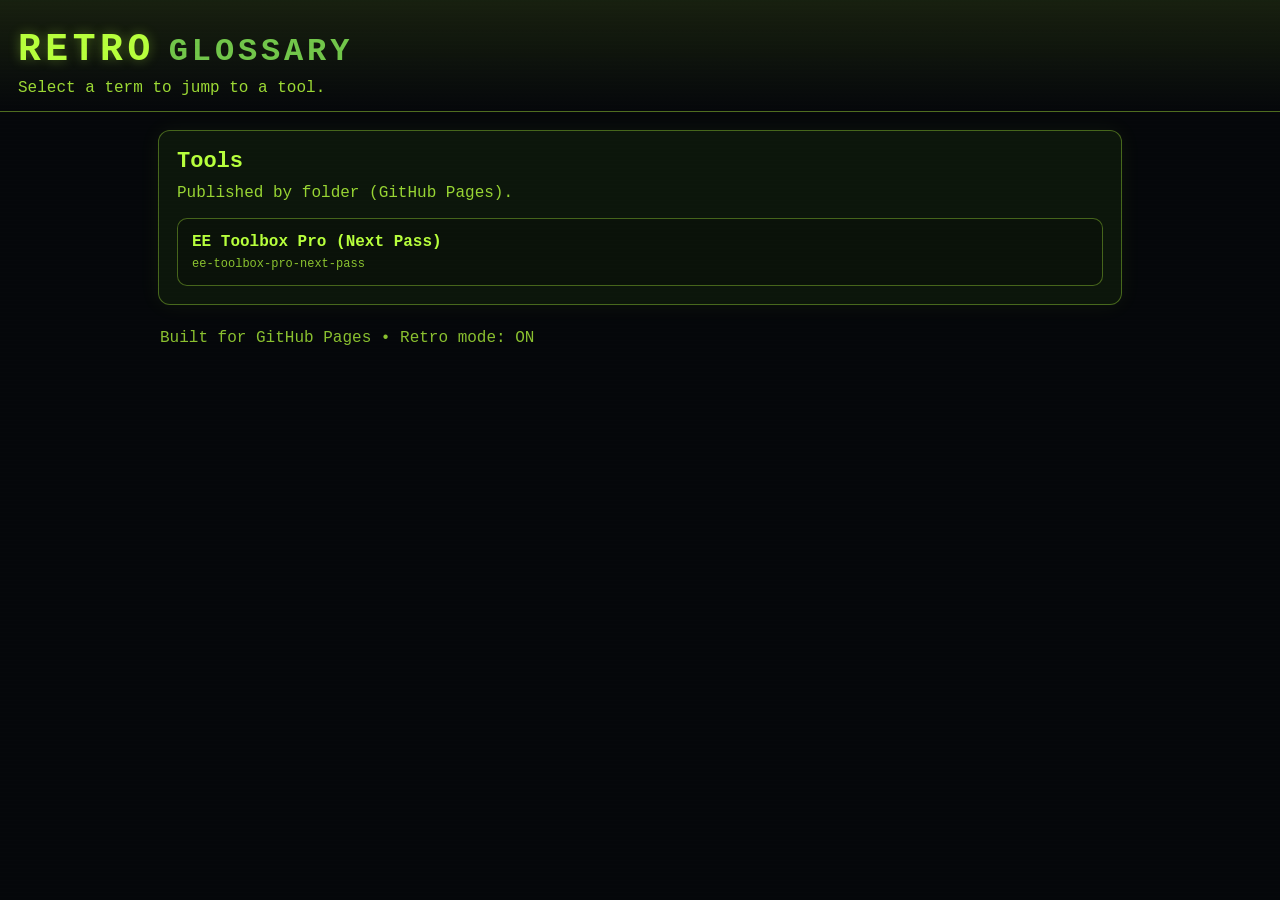
<file: docs/index.html>
<!doctype html>
<html lang="en">
<head>
  <meta charset="utf-8" />
  <meta name="viewport" content="width=device-width, initial-scale=1" />
  <title>Retro Glossary</title>
  <style>
    :root{
      --bg:#05070a;
      --fg:#b7ff3c;
      --muted:#72c64a;
      --panel: rgba(15, 28, 12, .75);
      --border: rgba(183, 255, 60, .35);
      --glow: rgba(183, 255, 60, .35);
      --link:#b7ff3c;
    }
    *{ box-sizing:border-box; }
    body{
      margin:0;
      font-family: ui-monospace, SFMono-Regular, Menlo, Monaco, Consolas, "Liberation Mono", "Courier New", monospace;
      background: var(--bg);
      color: var(--fg);
    }
    .scanlines{
      position:fixed; inset:0; pointer-events:none;
      background: repeating-linear-gradient(
        to bottom,
        rgba(255,255,255,0.05),
        rgba(0,0,0,0.05) 2px,
        rgba(0,0,0,0.00) 4px
      );
      opacity:.35;
      mix-blend-mode: overlay;
    }
    header{
      padding:28px 18px 14px;
      border-bottom:1px solid var(--border);
      background: linear-gradient(180deg, rgba(183,255,60,.10), rgba(183,255,60,0));
    }
    .title{
      display:flex; flex-wrap:wrap; gap:14px; align-items:baseline;
    }
    .brand, .brand2{
      letter-spacing:.12em;
      font-weight:900;
      text-transform:uppercase;
    }
    .brand{
      color: var(--fg);
      text-shadow: 0 0 12px var(--glow);
      font-size: clamp(26px, 4vw, 38px);
    }
    .brand2{
      color: var(--muted);
      font-size: clamp(20px, 3.3vw, 32px);
    }
    .subtitle{
      margin-top:8px;
      color: rgba(183,255,60,.85);
    }
    .wrap{
      max-width:1000px;
      margin:0 auto;
      padding:18px;
    }
    .card{
      background: var(--panel);
      border:1px solid var(--border);
      border-radius:12px;
      padding:18px;
      box-shadow: 0 0 22px rgba(183,255,60,.06);
    }
    .card h2{
      margin:0 0 10px;
      font-size:22px;
    }
    .hint{
      margin:0 0 16px;
      color: rgba(183,255,60,.82);
    }
    .grid{
      display:grid;
      grid-template-columns: repeat(auto-fit, minmax(240px, 1fr));
      gap:12px;
    }
    a.tool{
      display:block;
      padding:14px;
      border:1px solid rgba(183,255,60,.35);
      border-radius:10px;
      text-decoration:none;
      color: var(--link);
      background: rgba(0,0,0,.15);
      transition: transform .08s ease, box-shadow .15s ease, border-color .15s ease;
    }
    a.tool:hover{
      transform: translateY(-2px);
      border-color: rgba(183,255,60,.75);
      box-shadow: 0 0 18px rgba(183,255,60,.18);
    }
    .tool-name{ font-weight:900; margin-bottom:6px; }
    .tool-meta{ color: rgba(183,255,60,.75); font-size:12px; word-break:break-word; }
    footer{
      margin-top:16px;
      padding:8px 2px 0;
      color: rgba(183,255,60,.75);
    }
  </style>
</head>
<body>
  <div class="scanlines"></div>

  <header>
    <div class="title">
      <div class="brand">RETRO</div>
      <div class="brand2">GLOSSARY</div>
    </div>
    <div class="subtitle">Select a term to jump to a tool.</div>
  </header>

  <main class="wrap">
    <section class="card">
      <h2>Tools</h2>
      <p class="hint">Published by folder (GitHub Pages).</p>

      <div class="grid">
        <!-- Tool link(s). Currently detected tool page(s): ee-toolbox-pro-next-pass -->
        <a class="tool" href="./ee-toolbox-pro-next-pass/">
          <div class="tool-name">EE Toolbox Pro (Next Pass)</div>
          <div class="tool-meta">ee-toolbox-pro-next-pass</div>
        </a>
      </div>
    </section>

    <footer>Built for GitHub Pages • Retro mode: ON</footer>
  </main>
</body>
</html>
</file>
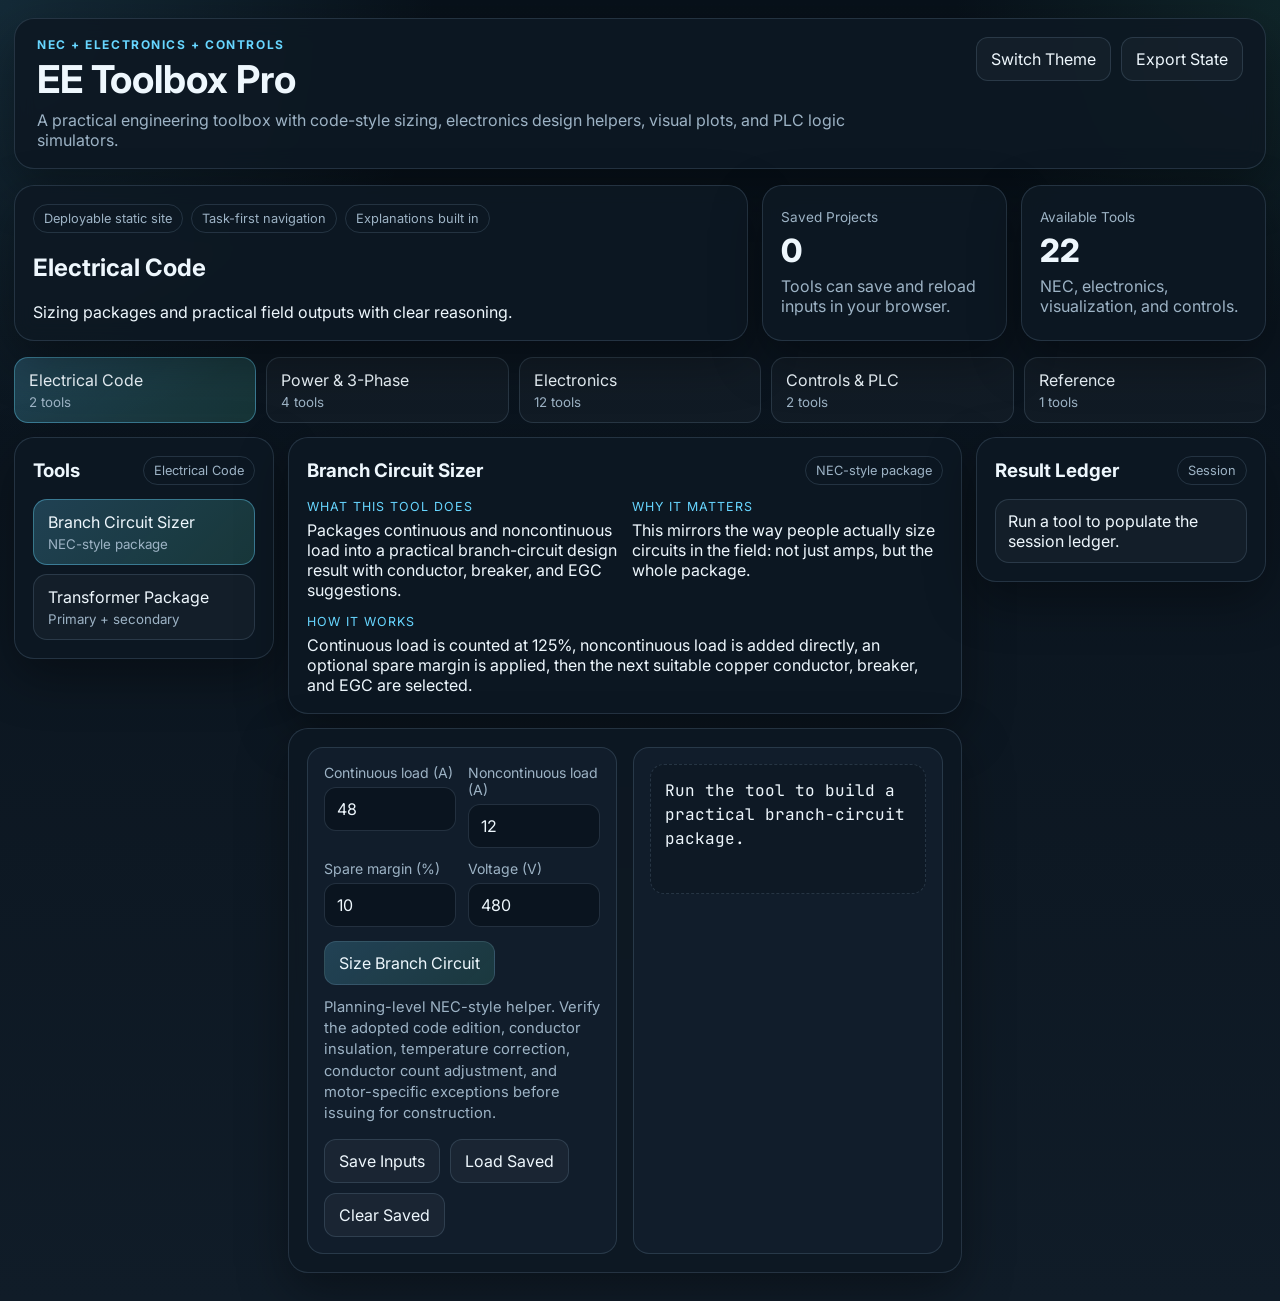
<file: ee-toolbox-pro-next-pass/index.html>
<!DOCTYPE html>
<html lang="en">
<head>
  <meta charset="UTF-8" />
  <meta name="viewport" content="width=device-width, initial-scale=1.0" />
  <title>EE Toolbox Pro</title>
  <meta name="theme-color" content="#09131d" />
  <link rel="preconnect" href="https://fonts.googleapis.com">
  <link rel="preconnect" href="https://fonts.gstatic.com" crossorigin>
  <link href="https://fonts.googleapis.com/css2?family=Inter:wght@400;500;600;700;800&family=JetBrains+Mono:wght@400;600;700&display=swap" rel="stylesheet">
  <link rel="stylesheet" href="./style.css" />
</head>
<body>
  <div class="app-shell">
    <header class="topbar">
      <div>
        <div class="eyebrow">NEC + Electronics + Controls</div>
        <h1>EE Toolbox Pro</h1>
        <p class="lead">A practical engineering toolbox with code-style sizing, electronics design helpers, visual plots, and PLC logic simulators.</p>
      </div>
      <div class="topbar-actions">
        <button id="themeToggle" class="ghost-btn" type="button">Switch Theme</button>
        <button id="exportState" class="ghost-btn" type="button">Export State</button>
      </div>
    </header>

    <section class="hero-grid">
      <article class="hero-card">
        <div class="pill-row">
          <span class="pill">Deployable static site</span>
          <span class="pill">Task-first navigation</span>
          <span class="pill">Explanations built in</span>
        </div>
        <h2 id="sectionTitle">Electrical Code</h2>
        <p id="sectionSubtitle">Sizing packages and practical field outputs with clear reasoning.</p>
      </article>
      <article class="hero-card slim">
        <div class="stat-label">Saved Projects</div>
        <div id="savedCount" class="stat-value">0</div>
        <div class="muted">Tools can save and reload inputs in your browser.</div>
      </article>
      <article class="hero-card slim">
        <div class="stat-label">Available Tools</div>
        <div id="toolCount" class="stat-value">0</div>
        <div class="muted">NEC, electronics, visualization, and controls.</div>
      </article>
    </section>

    <nav id="sectionNav" class="section-nav" aria-label="Sections"></nav>

    <main class="workspace-grid">
      <aside class="sidebar card">
        <div class="card-head">
          <h3>Tools</h3>
          <span id="toolFamilyTag" class="tag">Electrical Code</span>
        </div>
        <div id="toolNav" class="tool-nav"></div>
      </aside>

      <section class="main-stage">
        <article class="card intro-card">
          <div class="card-head">
            <h3 id="toolTitle">Branch Circuit Sizer</h3>
            <span id="toolBadge" class="tag">Explainer included</span>
          </div>
          <div class="explain-grid">
            <div>
              <div class="explain-label">What this tool does</div>
              <p id="toolWhat"></p>
            </div>
            <div>
              <div class="explain-label">Why it matters</div>
              <p id="toolWhy"></p>
            </div>
            <div class="full-span">
              <div class="explain-label">How it works</div>
              <p id="toolHow"></p>
            </div>
          </div>
        </article>

        <article class="card">
          <div id="toolMount"></div>
        </article>
      </section>

      <aside class="report-rail card">
        <div class="card-head">
          <h3>Result Ledger</h3>
          <span class="tag">Session</span>
        </div>
        <div id="reportList" class="report-list"></div>
      </aside>
    </main>
  </div>

  <template id="twoColTemplate">
    <div class="tool-grid">
      <div class="input-card"></div>
      <div class="output-card"></div>
    </div>
  </template>

  <script src="./app.js"></script>
</body>
</html>
</file>
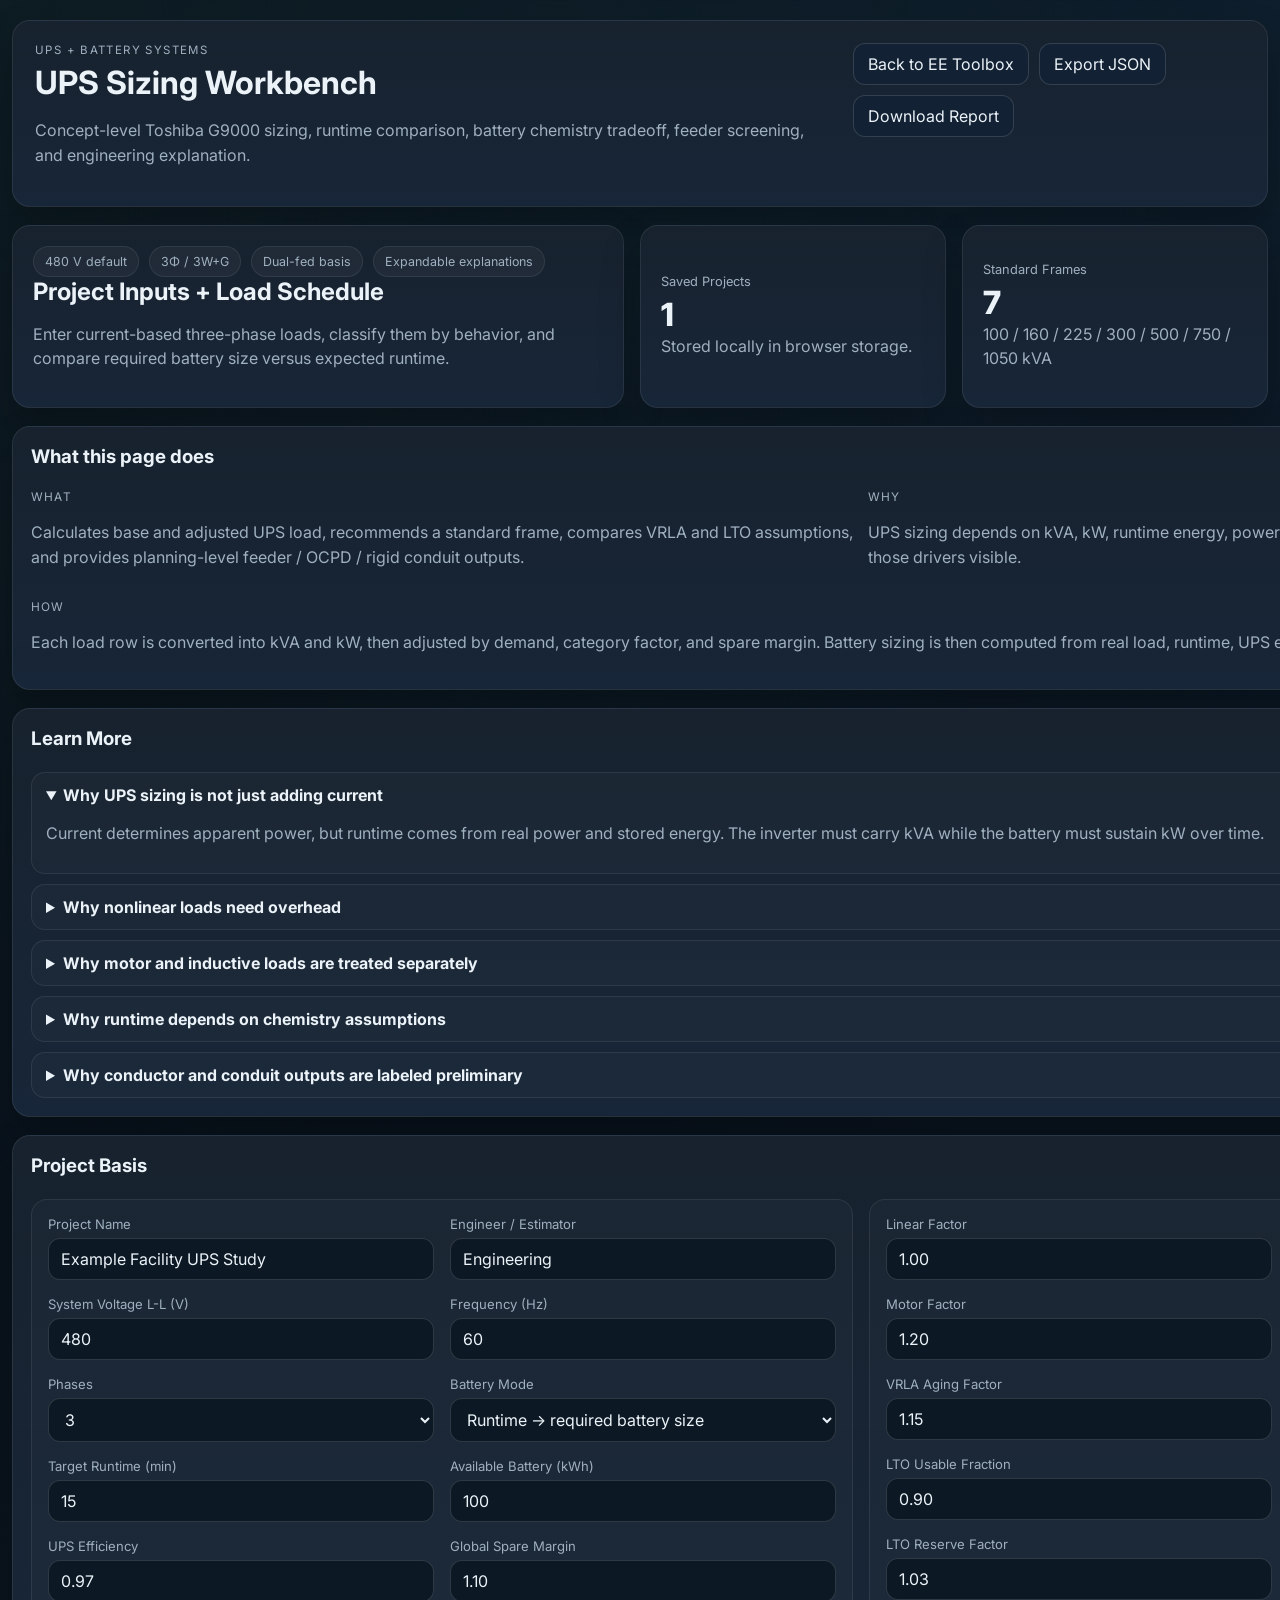
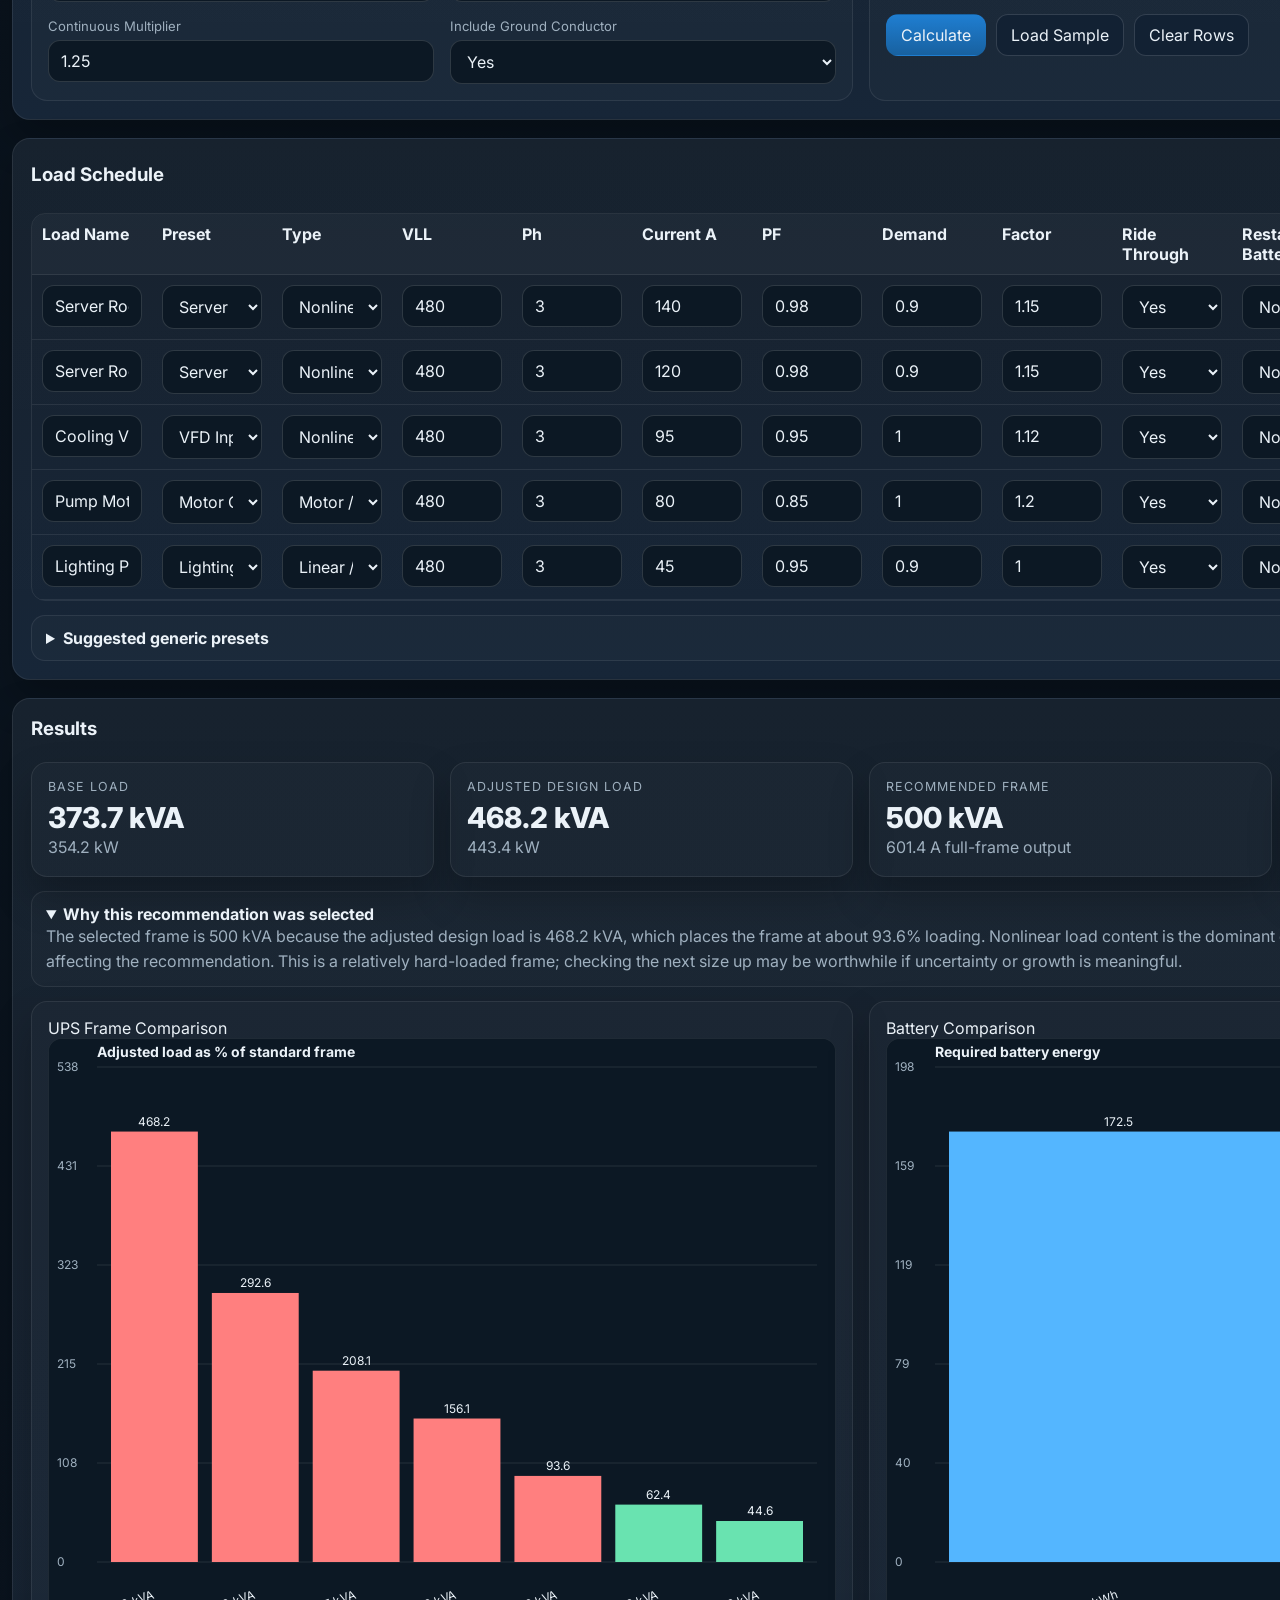
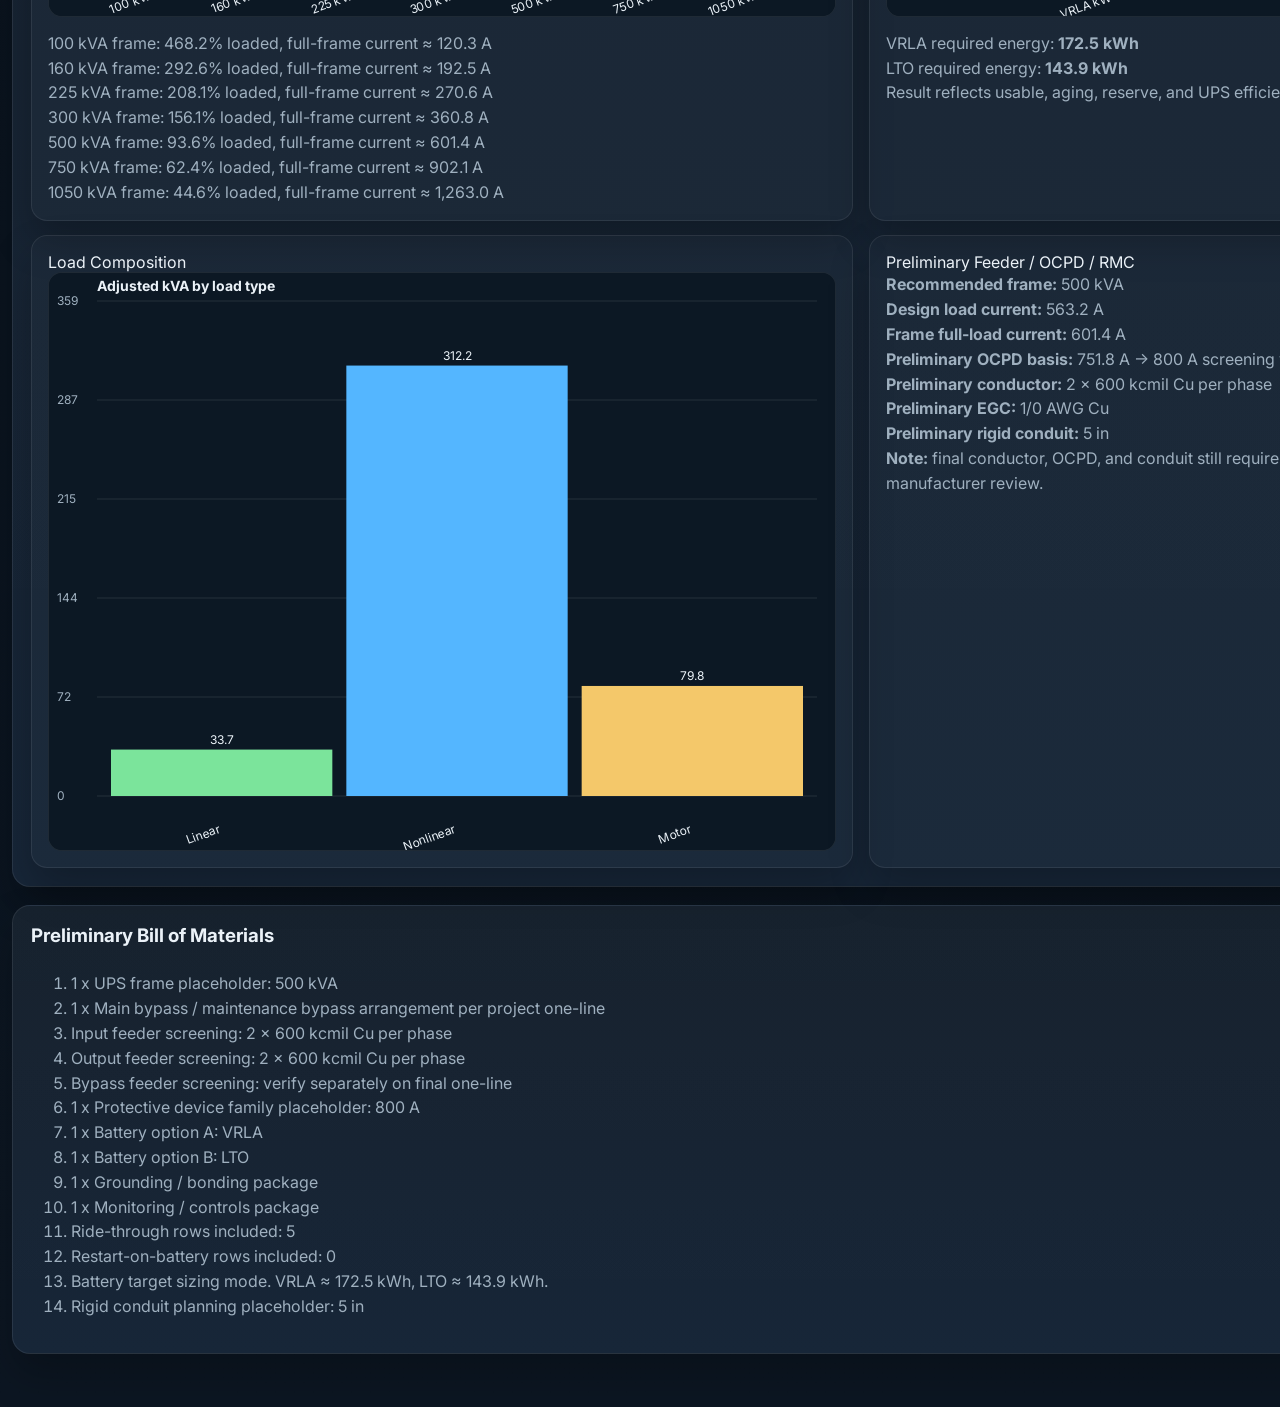
<file: ups-sizing.html>
<!DOCTYPE html>
<html lang="en">
<head>
  <meta charset="UTF-8" />
  <meta name="viewport" content="width=device-width, initial-scale=1.0" />
  <title>UPS Sizing Workbench</title>
  <meta name="theme-color" content="#09131d" />
  <link rel="preconnect" href="https://fonts.googleapis.com">
  <link rel="preconnect" href="https://fonts.gstatic.com" crossorigin>
  <link href="https://fonts.googleapis.com/css2?family=Inter:wght@400;500;600;700;800&family=JetBrains+Mono:wght@400;600;700&display=swap" rel="stylesheet">
  <link rel="stylesheet" href="./ups-sizing.css" />
</head>
<body>
  <div class="app-shell">
    <header class="topbar">
      <div>
        <div class="eyebrow">UPS + Battery Systems</div>
        <h1>UPS Sizing Workbench</h1>
        <p class="lead">
          Concept-level Toshiba G9000 sizing, runtime comparison, battery chemistry tradeoff, feeder screening, and engineering explanation.
        </p>
      </div>
      <div class="topbar-actions">
        <a class="ghost-btn" href="./index.html">Back to EE Toolbox</a>
        <button id="exportJsonBtn" class="ghost-btn" type="button">Export JSON</button>
        <button id="downloadReportBtn" class="ghost-btn" type="button">Download Report</button>
      </div>
    </header>

    <section class="hero-grid">
      <article class="hero-card">
        <div class="pill-row">
          <span class="pill">480 V default</span>
          <span class="pill">3Φ / 3W+G</span>
          <span class="pill">Dual-fed basis</span>
          <span class="pill">Expandable explanations</span>
        </div>
        <h2>Project Inputs + Load Schedule</h2>
        <p class="muted">
          Enter current-based three-phase loads, classify them by behavior, and compare required battery size versus expected runtime.
        </p>
      </article>
      <article class="hero-card slim">
        <div class="stat-label">Saved Projects</div>
        <div id="savedCount" class="stat-value">0</div>
        <div class="muted">Stored locally in browser storage.</div>
      </article>
      <article class="hero-card slim">
        <div class="stat-label">Standard Frames</div>
        <div class="stat-value">7</div>
        <div class="muted">100 / 160 / 225 / 300 / 500 / 750 / 1050 kVA</div>
      </article>
    </section>

    <main class="workspace-grid single-page-grid">
      <section class="main-stage full-width">

        <article class="card intro-card">
          <div class="card-head">
            <h3>What this page does</h3>
            <span class="tag">Explainer included</span>
          </div>
          <div class="explain-grid">
            <div>
              <div class="explain-label">What</div>
              <p>Calculates base and adjusted UPS load, recommends a standard frame, compares VRLA and LTO assumptions, and provides planning-level feeder / OCPD / rigid conduit outputs.</p>
            </div>
            <div>
              <div class="explain-label">Why</div>
              <p>UPS sizing depends on kVA, kW, runtime energy, power factor, load behavior, and margin. This page keeps those drivers visible.</p>
            </div>
            <div class="full-span">
              <div class="explain-label">How</div>
              <p>Each load row is converted into kVA and kW, then adjusted by demand, category factor, and spare margin. Battery sizing is then computed from real load, runtime, UPS efficiency, and chemistry assumptions.</p>
            </div>
          </div>
        </article>

        <article class="card">
          <div class="section-head">
            <h3>Learn More</h3>
            <span class="tag">Expandable engineering context</span>
          </div>

          <details class="microcopy" open>
            <summary>Why UPS sizing is not just adding current</summary>
            <p>
              Current determines apparent power, but runtime comes from real power and stored energy. The inverter must carry kVA while the battery must sustain kW over time.
            </p>
          </details>

          <details class="microcopy">
            <summary>Why nonlinear loads need overhead</summary>
            <p>
              Electronic and rectifier-style loads can stress the UPS differently than smooth linear loads. The nonlinear factor is an engineering margin to reflect that behavior.
            </p>
          </details>

          <details class="microcopy">
            <summary>Why motor and inductive loads are treated separately</summary>
            <p>
              Inductive loads can bring reactive behavior, dynamic voltage sensitivity, and restart concerns. Even with steady-state current input, concept sizing often needs additional margin.
            </p>
          </details>

          <details class="microcopy">
            <summary>Why runtime depends on chemistry assumptions</summary>
            <p>
              Nominal battery energy is not the same as usable delivered energy. Usable fraction, aging allowance, reserve margin, and UPS efficiency all affect installed battery size.
            </p>
          </details>

          <details class="microcopy">
            <summary>Why conductor and conduit outputs are labeled preliminary</summary>
            <p>
              Final feeder sizing depends on the adopted code edition, ambient, conductor type, adjustment factors, terminations, grounding details, fault current, and manufacturer instructions. This page is for concept design and planning.
            </p>
          </details>
        </article>

        <article class="card">
          <div class="section-head">
            <h3>Project Basis</h3>
          </div>
          <div class="tool-grid">
            <div class="input-card">
              <div class="input-grid">
                <div class="field">
                  <label for="projectName">Project Name</label>
                  <input id="projectName" type="text" value="Example Facility UPS Study">
                </div>
                <div class="field">
                  <label for="engineerName">Engineer / Estimator</label>
                  <input id="engineerName" type="text" value="Engineering">
                </div>
                <div class="field">
                  <label for="systemVoltage">System Voltage L-L (V)</label>
                  <input id="systemVoltage" type="number" value="480">
                </div>
                <div class="field">
                  <label for="systemFreq">Frequency (Hz)</label>
                  <input id="systemFreq" type="number" value="60">
                </div>
                <div class="field">
                  <label for="systemPhases">Phases</label>
                  <select id="systemPhases">
                    <option value="3" selected>3</option>
                  </select>
                </div>
                <div class="field">
                  <label for="batteryMode">Battery Mode</label>
                  <select id="batteryMode">
                    <option value="runtimeToBattery" selected>Runtime → required battery size</option>
                    <option value="batteryToRuntime">Battery size → expected runtime</option>
                  </select>
                </div>
                <div class="field">
                  <label for="targetRuntimeMin">Target Runtime (min)</label>
                  <input id="targetRuntimeMin" type="number" value="15">
                </div>
                <div class="field">
                  <label for="availableBatteryKwh">Available Battery (kWh)</label>
                  <input id="availableBatteryKwh" type="number" value="100">
                </div>
                <div class="field">
                  <label for="upsEff">UPS Efficiency</label>
                  <input id="upsEff" type="number" step="0.001" value="0.97">
                </div>
                <div class="field">
                  <label for="spareFactor">Global Spare Margin</label>
                  <input id="spareFactor" type="number" step="0.01" value="1.10">
                </div>
                <div class="field">
                  <label for="continuousFactor">Continuous Multiplier</label>
                  <input id="continuousFactor" type="number" step="0.01" value="1.25">
                </div>
                <div class="field">
                  <label for="includeGround">Include Ground Conductor</label>
                  <select id="includeGround">
                    <option selected>Yes</option>
                    <option>No</option>
                  </select>
                </div>
              </div>
            </div>

            <div class="output-card">
              <div class="input-grid">
                <div class="field">
                  <label for="factorLinear">Linear Factor</label>
                  <input id="factorLinear" type="number" step="0.01" value="1.00">
                </div>
                <div class="field">
                  <label for="factorNonlinear">Nonlinear Factor</label>
                  <input id="factorNonlinear" type="number" step="0.01" value="1.15">
                </div>
                <div class="field">
                  <label for="factorMotor">Motor Factor</label>
                  <input id="factorMotor" type="number" step="0.01" value="1.20">
                </div>

                <div class="field">
                  <label for="vrlaUsable">VRLA Usable Fraction</label>
                  <input id="vrlaUsable" type="number" step="0.01" value="0.80">
                </div>
                <div class="field">
                  <label for="vrlaAging">VRLA Aging Factor</label>
                  <input id="vrlaAging" type="number" step="0.01" value="1.15">
                </div>
                <div class="field">
                  <label for="vrlaReserve">VRLA Reserve Factor</label>
                  <input id="vrlaReserve" type="number" step="0.01" value="1.05">
                </div>

                <div class="field">
                  <label for="ltoUsable">LTO Usable Fraction</label>
                  <input id="ltoUsable" type="number" step="0.01" value="0.90">
                </div>
                <div class="field">
                  <label for="ltoAging">LTO Aging Factor</label>
                  <input id="ltoAging" type="number" step="0.01" value="1.10">
                </div>
                <div class="field">
                  <label for="ltoReserve">LTO Reserve Factor</label>
                  <input id="ltoReserve" type="number" step="0.01" value="1.03">
                </div>
              </div>

              <div class="action-row top-gap">
                <button class="primary-btn" id="calcBtn" type="button">Calculate</button>
                <button class="ghost-btn" id="sampleBtn" type="button">Load Sample</button>
                <button class="ghost-btn" id="clearBtn" type="button">Clear Rows</button>
              </div>
            </div>
          </div>
        </article>

        <article class="card">
          <div class="section-head">
            <h3>Load Schedule</h3>
            <div class="action-row compact-actions">
              <button class="ghost-btn" id="addRowBtn" type="button">Add Row</button>
            </div>
          </div>

          <div class="table-wrap">
            <table class="data-table" id="loadTable">
              <thead>
                <tr>
                  <th>Load Name</th>
                  <th>Preset</th>
                  <th>Type</th>
                  <th>VLL</th>
                  <th>Ph</th>
                  <th>Current A</th>
                  <th>PF</th>
                  <th>Demand</th>
                  <th>Factor</th>
                  <th>Ride Through</th>
                  <th>Restart on Battery</th>
                  <th>Run Length ft</th>
                  <th>Notes</th>
                  <th>Action</th>
                </tr>
              </thead>
              <tbody id="loadBody"></tbody>
            </table>
          </div>

          <details class="microcopy top-gap">
            <summary>Suggested generic presets</summary>
            <p><strong>IT Rack / PDU:</strong> PF 0.98, nonlinear, factor 1.15</p>
            <p><strong>Server Room Panel:</strong> PF 0.98, nonlinear, demand 0.90, factor 1.15</p>
            <p><strong>VFD Input:</strong> PF 0.95, nonlinear, factor 1.12</p>
            <p><strong>Motor Group:</strong> PF 0.85, motor, factor 1.20</p>
            <p><strong>General Panel:</strong> PF 0.92, linear, demand 0.85, factor 1.10</p>
            <p><strong>Lighting Panel:</strong> PF 0.95, linear, demand 0.90, factor 1.00</p>
          </details>
        </article>

        <article class="card">
          <div class="section-head">
            <h3>Results</h3>
          </div>

          <div class="metric-ribbon">
            <div class="metric-card">
              <div class="metric-label">Base Load</div>
              <div class="metric-value" id="kpiBase">0.0 kVA</div>
              <div class="metric-note" id="kpiBaseKw">0.0 kW</div>
            </div>
            <div class="metric-card">
              <div class="metric-label">Adjusted Design Load</div>
              <div class="metric-value" id="kpiDesign">0.0 kVA</div>
              <div class="metric-note" id="kpiDesignKw">0.0 kW</div>
            </div>
            <div class="metric-card">
              <div class="metric-label">Recommended Frame</div>
              <div class="metric-value" id="kpiUps">—</div>
              <div class="metric-note" id="kpiUpsAmps">—</div>
            </div>
            <div class="metric-card">
              <div class="metric-label">Battery Result</div>
              <div class="metric-value" id="kpiBattery">—</div>
              <div class="metric-note" id="kpiBatterySub">—</div>
            </div>
          </div>

          <details class="microcopy top-gap" open>
            <summary>Why this recommendation was selected</summary>
            <div id="decisionNarrative" class="detail-copy">Run the calculation to populate the decision narrative.</div>
          </details>

          <div class="chart-summary top-gap">
            <div class="subpanel">
              <div class="subpanel-title">UPS Frame Comparison</div>
              <canvas id="upsChart" height="220"></canvas>
              <div id="frameTable" class="helper-copy top-gap"></div>
            </div>
            <div class="subpanel">
              <div class="subpanel-title">Battery Comparison</div>
              <canvas id="batteryChart" height="220"></canvas>
              <div id="batterySummary" class="helper-copy top-gap"></div>
            </div>
          </div>

          <div class="chart-summary top-gap">
            <div class="subpanel">
              <div class="subpanel-title">Load Composition</div>
              <canvas id="loadChart" height="220"></canvas>
            </div>
            <div class="subpanel">
              <div class="subpanel-title">Preliminary Feeder / OCPD / RMC</div>
              <div id="feederSummary" class="helper-copy">Run the calculation to populate feeder screening.</div>
            </div>
          </div>
        </article>

        <article class="card">
          <div class="section-head">
            <h3>Preliminary Bill of Materials</h3>
          </div>
          <div id="bomOutput" class="helper-copy">Run the calculation to generate the preliminary BOM.</div>
        </article>
      </section>
    </main>
  </div>

  <script src="./ups-sizing.js"></script>
</body>
</html>
</file>
<file: ee-toolbox-pro-next-pass/style.css>
:root {
  --bg: #08111a;
  --bg2: #101c28;
  --panel: rgba(14, 24, 35, 0.92);
  --panel-2: rgba(19, 31, 45, 0.92);
  --line: rgba(163, 201, 226, 0.16);
  --text: #eef7fd;
  --muted: #9db3c5;
  --accent: #67d6ff;
  --accent-2: #5ef1c3;
  --warn: #ffd36e;
  --danger: #ff8d8d;
  --shadow: 0 18px 50px rgba(0,0,0,.35);
  --radius: 20px;
  --mono: "JetBrains Mono", monospace;
  --sans: "Inter", system-ui, sans-serif;
}

body[data-theme="retro"] {
  --bg: #18112d;
  --bg2: #231943;
  --panel: rgba(29, 24, 54, 0.93);
  --panel-2: rgba(39, 32, 73, 0.93);
  --line: rgba(255, 124, 223, 0.18);
  --text: #f8f1ff;
  --muted: #c7b8e1;
  --accent: #60f6d8;
  --accent-2: #ff79d2;
  --warn: #ffe07b;
  --danger: #ff9aad;
}

* { box-sizing: border-box; }
html, body { margin: 0; padding: 0; }
body {
  min-height: 100vh;
  font-family: var(--sans);
  color: var(--text);
  background:
    radial-gradient(circle at top left, rgba(103,214,255,.13), transparent 24%),
    radial-gradient(circle at top right, rgba(94,241,195,.09), transparent 18%),
    linear-gradient(180deg, var(--bg), var(--bg2));
}
button, input, select, textarea { font: inherit; }
input, select, textarea {
  width: 100%;
  padding: 11px 12px;
  border-radius: 12px;
  border: 1px solid var(--line);
  background: rgba(7, 14, 22, 0.55);
  color: var(--text);
}
label { display: block; font-size: .88rem; color: var(--muted); margin-bottom: 6px; }
p { margin: 0; }
svg { max-width: 100%; }

.app-shell { width: min(1500px, calc(100% - 28px)); margin: 18px auto 28px; }
.topbar, .card, .hero-card {
  backdrop-filter: blur(10px);
  background: var(--panel);
  border: 1px solid var(--line);
  border-radius: var(--radius);
  box-shadow: var(--shadow);
}
.topbar {
  padding: 18px 22px;
  display: flex;
  justify-content: space-between;
  gap: 18px;
  align-items: start;
}
.eyebrow { color: var(--accent); text-transform: uppercase; letter-spacing: .13em; font-size: .75rem; margin-bottom: 4px; font-weight: 700; }
h1 { margin: 0; font-size: clamp(1.9rem, 3vw, 2.8rem); }
.lead { margin-top: 8px; color: var(--muted); max-width: 820px; }
.topbar-actions { display: flex; gap: 10px; flex-wrap: wrap; }
.ghost-btn, .primary-btn, .secondary-btn {
  border: 1px solid var(--line);
  color: var(--text);
  border-radius: 12px;
  padding: 11px 14px;
  cursor: pointer;
}
.ghost-btn { background: rgba(255,255,255,.03); }
.primary-btn { background: linear-gradient(135deg, rgba(103,214,255,.20), rgba(94,241,195,.13)); }
.secondary-btn { background: rgba(255,255,255,.04); }

.hero-grid {
  display: grid;
  grid-template-columns: 1.8fr .6fr .6fr;
  gap: 14px;
  margin: 16px 0;
}
.hero-card { padding: 18px; }
.hero-card.slim { display: grid; align-content: center; min-height: 145px; }
.pill-row { display: flex; gap: 8px; flex-wrap: wrap; margin-bottom: 10px; }
.pill, .tag {
  display: inline-flex;
  align-items: center;
  padding: 6px 10px;
  border-radius: 999px;
  border: 1px solid var(--line);
  color: var(--muted);
  font-size: .8rem;
}
.stat-label { color: var(--muted); font-size: .85rem; }
.stat-value { font-size: 2rem; font-weight: 800; margin: 6px 0; }
.muted { color: var(--muted); }

.section-nav {
  display: grid;
  grid-template-columns: repeat(5, minmax(0, 1fr));
  gap: 10px;
  margin-bottom: 14px;
}
.section-btn, .tool-btn {
  width: 100%;
  text-align: left;
  border: 1px solid var(--line);
  border-radius: 14px;
  padding: 12px 14px;
  background: rgba(255,255,255,.03);
  color: var(--text);
  cursor: pointer;
}
.section-btn.active, .tool-btn.active {
  background: linear-gradient(135deg, rgba(103,214,255,.22), rgba(94,241,195,.15));
  border-color: rgba(103,214,255,.4);
}
.section-btn small, .tool-btn small { color: var(--muted); display: block; margin-top: 4px; }

.workspace-grid {
  display: grid;
  grid-template-columns: 260px minmax(0, 1fr) 290px;
  gap: 14px;
  align-items: start;
}
.card { padding: 18px; }
.card-head {
  display: flex;
  justify-content: space-between;
  gap: 10px;
  align-items: center;
  margin-bottom: 14px;
}
.card-head h3 { margin: 0; }
.tool-nav { display: grid; gap: 9px; }
.report-list { display: grid; gap: 10px; }
.report-item {
  border: 1px solid var(--line);
  border-radius: 14px;
  padding: 11px 12px;
  background: rgba(255,255,255,.03);
}
.report-item strong { display: block; margin-bottom: 5px; }
.explain-grid {
  display: grid;
  grid-template-columns: repeat(2, minmax(0, 1fr));
  gap: 14px;
}
.full-span { grid-column: 1 / -1; }
.explain-label { color: var(--accent); font-size: .78rem; text-transform: uppercase; letter-spacing: .08em; margin-bottom: 6px; }
.intro-card { margin-bottom: 14px; }

.tool-grid {
  display: grid;
  grid-template-columns: 1fr 1fr;
  gap: 16px;
}
.input-card, .output-card, .subcard {
  border: 1px solid var(--line);
  border-radius: 16px;
  padding: 16px;
  background: var(--panel-2);
}
.input-grid {
  display: grid;
  grid-template-columns: repeat(2, minmax(0, 1fr));
  gap: 12px;
}
.input-grid.cols-3 { grid-template-columns: repeat(3, minmax(0,1fr)); }
.input-grid.cols-4 { grid-template-columns: repeat(4, minmax(0,1fr)); }
.field-span-2 { grid-column: span 2; }
.field-span-3 { grid-column: span 3; }
.actions { display: flex; gap: 10px; margin-top: 14px; flex-wrap: wrap; }
.result-box {
  min-height: 130px;
  border: 1px dashed var(--line);
  border-radius: 14px;
  padding: 14px;
  background: rgba(0,0,0,.13);
  font-family: var(--mono);
  white-space: pre-wrap;
  line-height: 1.5;
}
.note {
  margin-top: 12px;
  color: var(--muted);
  font-size: .92rem;
  line-height: 1.45;
}
.canvas-wrap, .chart-wrap {
  margin-top: 14px;
  border: 1px solid var(--line);
  border-radius: 14px;
  background: rgba(0,0,0,.18);
  padding: 12px;
}
.mono { font-family: var(--mono); }
.tableish { width: 100%; border-collapse: collapse; }
.tableish th, .tableish td { padding: 8px 10px; border-bottom: 1px solid var(--line); text-align: left; }
.tableish th { color: var(--muted); font-size: .82rem; }
.kpi-row { display: grid; grid-template-columns: repeat(3, 1fr); gap: 10px; margin-top: 12px; }
.kpi {
  border: 1px solid var(--line);
  border-radius: 12px;
  padding: 10px;
  background: rgba(255,255,255,.03);
}
.kpi .label { color: var(--muted); font-size: .82rem; }
.kpi .value { font-size: 1.1rem; font-weight: 700; margin-top: 4px; }
.flex-row { display: flex; gap: 10px; flex-wrap: wrap; }
.toggle-chip {
  padding: 8px 11px;
  border-radius: 999px;
  border: 1px solid var(--line);
  background: rgba(255,255,255,.03);
  cursor: pointer;
}
.toggle-chip.active { background: rgba(103,214,255,.16); border-color: rgba(103,214,255,.4); }
.logic-grid { display: grid; grid-template-columns: 1.1fr .9fr; gap: 14px; }
.ladder-toolbar { display: flex; gap: 8px; flex-wrap: wrap; margin-bottom: 12px; }
.rung-row {
  display: grid;
  grid-template-columns: 110px repeat(6, 1fr) 120px;
  gap: 8px;
  align-items: center;
  margin-bottom: 8px;
}
.rung-cell, .rung-label {
  border: 1px solid var(--line);
  border-radius: 10px;
  min-height: 48px;
  display: flex;
  align-items: center;
  justify-content: center;
  padding: 6px;
  background: rgba(255,255,255,.03);
}
.rung-cell.active { outline: 2px solid rgba(103,214,255,.55); }
.rung-label { justify-content: flex-start; }
.select-inline { width: auto; min-width: 140px; }
.footer-note { margin-top: 8px; color: var(--muted); font-size: .83rem; }

@media (max-width: 1200px) {
  .workspace-grid { grid-template-columns: 1fr; }
  .hero-grid { grid-template-columns: 1fr; }
}
@media (max-width: 800px) {
  .section-nav { grid-template-columns: repeat(2, 1fr); }
  .tool-grid, .logic-grid, .explain-grid, .input-grid, .input-grid.cols-3, .input-grid.cols-4 { grid-template-columns: 1fr; }
  .rung-row { grid-template-columns: 1fr 1fr; }
}
</file>
<file: ups-sizing.css>
:root {
  --bg: #09131d;
  --panel: #101b27;
  --panel-2: #122234;
  --line: rgba(255,255,255,0.08);
  --line-strong: rgba(255,255,255,0.14);
  --text: #ebf2f8;
  --muted: #9fb0bf;
  --accent: #54b6ff;
  --accent-2: #69e3b0;
  --warn: #f4c86a;
  --danger: #ff7f7f;
  --good: #7be49b;
  --shadow: 0 20px 40px rgba(0,0,0,0.24);
  --radius: 18px;
}

* { box-sizing: border-box; }

body {
  margin: 0;
  background:
    radial-gradient(circle at top right, rgba(84,182,255,0.08), transparent 28%),
    radial-gradient(circle at top left, rgba(105,227,176,0.05), transparent 26%),
    linear-gradient(180deg, #08111a, #0c1622);
  color: var(--text);
  font-family: "Inter", sans-serif;
}

.app-shell {
  width: min(1400px, calc(100% - 24px));
  margin: 20px auto 36px;
}

.topbar,
.card,
.hero-card,
.metric-card,
.subpanel {
  background:
    linear-gradient(180deg, rgba(255,255,255,0.03), rgba(255,255,255,0.02)),
    linear-gradient(180deg, var(--panel), var(--panel-2));
  border: 1px solid var(--line);
  border-radius: var(--radius);
  box-shadow: var(--shadow);
}

.topbar {
  padding: 22px;
  display: flex;
  justify-content: space-between;
  gap: 18px;
  align-items: flex-start;
}

.eyebrow {
  color: var(--muted);
  text-transform: uppercase;
  letter-spacing: 0.12em;
  font-size: 0.72rem;
  margin-bottom: 6px;
}

h1, h2, h3 {
  margin: 0 0 8px;
}

.lead, .muted, .helper-copy, .detail-copy, .metric-note, p {
  color: var(--muted);
  line-height: 1.55;
}

.topbar-actions,
.action-row,
.compact-actions,
.pill-row {
  display: flex;
  gap: 10px;
  flex-wrap: wrap;
}

.hero-grid {
  display: grid;
  grid-template-columns: 1.5fr 0.75fr 0.75fr;
  gap: 16px;
  margin-top: 18px;
}

.hero-card {
  padding: 20px;
}

.hero-card.slim {
  display: flex;
  flex-direction: column;
  justify-content: center;
}

.pill, .tag {
  display: inline-flex;
  align-items: center;
  gap: 6px;
  padding: 7px 11px;
  border-radius: 999px;
  font-size: 0.78rem;
  color: var(--muted);
  background: rgba(255,255,255,0.04);
  border: 1px solid var(--line);
}

.stat-label {
  color: var(--muted);
  font-size: 0.8rem;
  margin-bottom: 6px;
}

.stat-value {
  font-size: 2rem;
  font-weight: 800;
}

.workspace-grid.single-page-grid {
  display: grid;
  grid-template-columns: 1fr;
  margin-top: 18px;
}

.full-width { width: 100%; }

.card {
  padding: 18px;
  margin-bottom: 18px;
}

.card-head,
.section-head {
  display: flex;
  justify-content: space-between;
  gap: 12px;
  align-items: center;
  margin-bottom: 14px;
}

.explain-grid {
  display: grid;
  grid-template-columns: repeat(2, minmax(0,1fr));
  gap: 14px;
}

.explain-grid .full-span {
  grid-column: 1 / -1;
}

.explain-label {
  text-transform: uppercase;
  letter-spacing: 0.1em;
  color: var(--muted);
  font-size: 0.74rem;
  margin-bottom: 6px;
}

.tool-grid,
.chart-summary,
.input-grid,
.metric-ribbon {
  display: grid;
  gap: 16px;
}

.tool-grid,
.chart-summary {
  grid-template-columns: repeat(2, minmax(0,1fr));
}

.input-grid {
  grid-template-columns: repeat(2, minmax(0,1fr));
}

.metric-ribbon {
  grid-template-columns: repeat(4, minmax(0,1fr));
}

.metric-card,
.subpanel,
.input-card,
.output-card {
  padding: 16px;
  border-radius: 16px;
  border: 1px solid var(--line);
  background: rgba(255,255,255,0.02);
}

.metric-label {
  font-size: 0.78rem;
  color: var(--muted);
  text-transform: uppercase;
  letter-spacing: 0.08em;
}

.metric-value {
  font-size: 1.8rem;
  font-weight: 800;
  margin-top: 6px;
}

.field {
  display: flex;
  flex-direction: column;
  gap: 6px;
}

label {
  color: var(--muted);
  font-size: 0.82rem;
}

input, select, button, a.ghost-btn {
  font: inherit;
}

input, select {
  width: 100%;
  padding: 10px 12px;
  color: var(--text);
  border: 1px solid var(--line-strong);
  border-radius: 12px;
  background: #0c1824;
}

button,
a.ghost-btn {
  appearance: none;
  border: 1px solid var(--line-strong);
  background: #122133;
  color: var(--text);
  padding: 10px 14px;
  border-radius: 12px;
  cursor: pointer;
  text-decoration: none;
}

.primary-btn {
  background: linear-gradient(180deg, #1f7ed1, #1861a0);
  border-color: transparent;
}

.ghost-btn:hover,
.primary-btn:hover {
  filter: brightness(1.08);
}

.table-wrap {
  overflow: auto;
  border: 1px solid var(--line);
  border-radius: 14px;
}

.data-table {
  width: 100%;
  border-collapse: collapse;
  min-width: 1200px;
}

.data-table th,
.data-table td {
  border-bottom: 1px solid var(--line);
  padding: 10px;
  text-align: left;
  vertical-align: top;
}

.data-table th {
  background: rgba(255,255,255,0.03);
  color: var(--text);
}

.data-table td input,
.data-table td select {
  min-width: 100px;
}

details.microcopy {
  border: 1px solid var(--line);
  border-radius: 14px;
  padding: 12px 14px;
  background: rgba(255,255,255,0.02);
}

details.microcopy + details.microcopy {
  margin-top: 10px;
}

summary {
  cursor: pointer;
  font-weight: 700;
}

.top-gap { margin-top: 14px; }

canvas {
  width: 100%;
  background: #0c1824;
  border: 1px solid var(--line);
  border-radius: 14px;
  display: block;
}

@media (max-width: 1100px) {
  .hero-grid,
  .tool-grid,
  .chart-summary,
  .metric-ribbon,
  .input-grid,
  .explain-grid {
    grid-template-columns: 1fr;
  }

  .topbar {
    flex-direction: column;
  }
}
</file>
